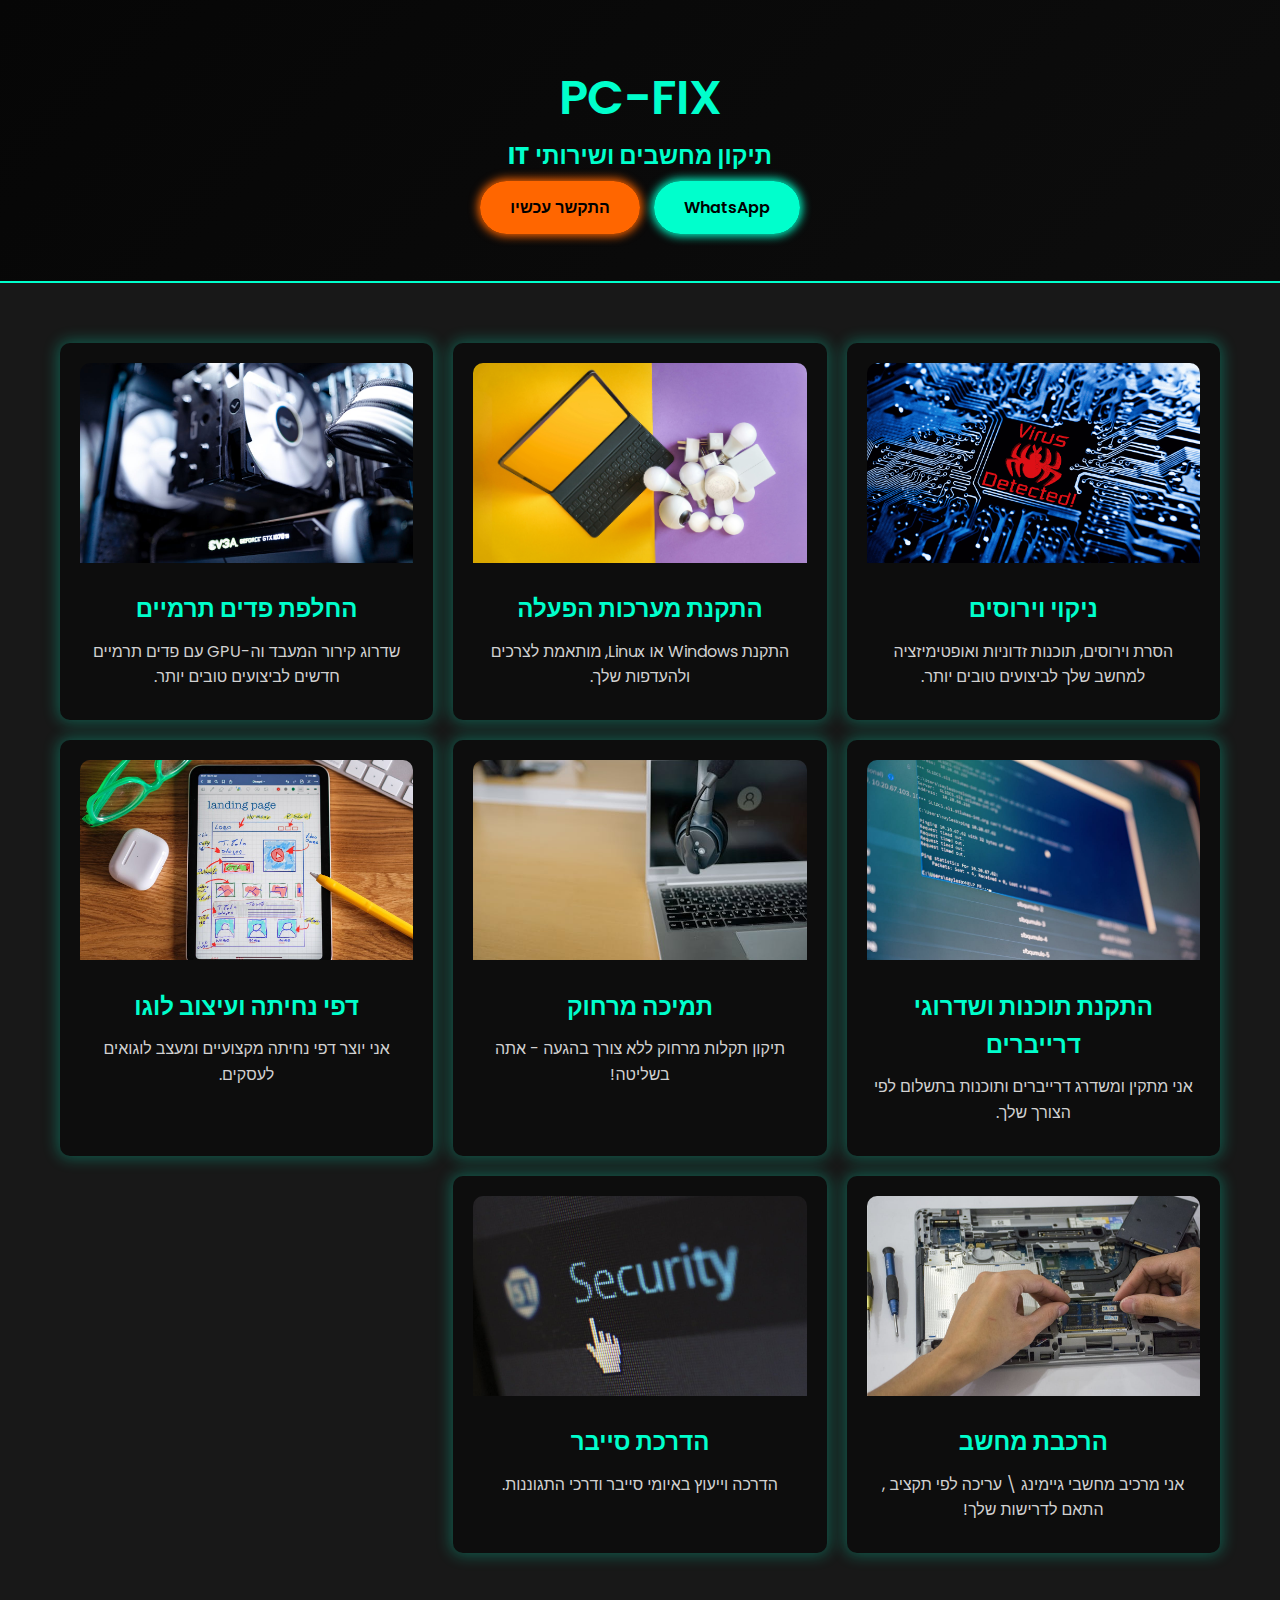
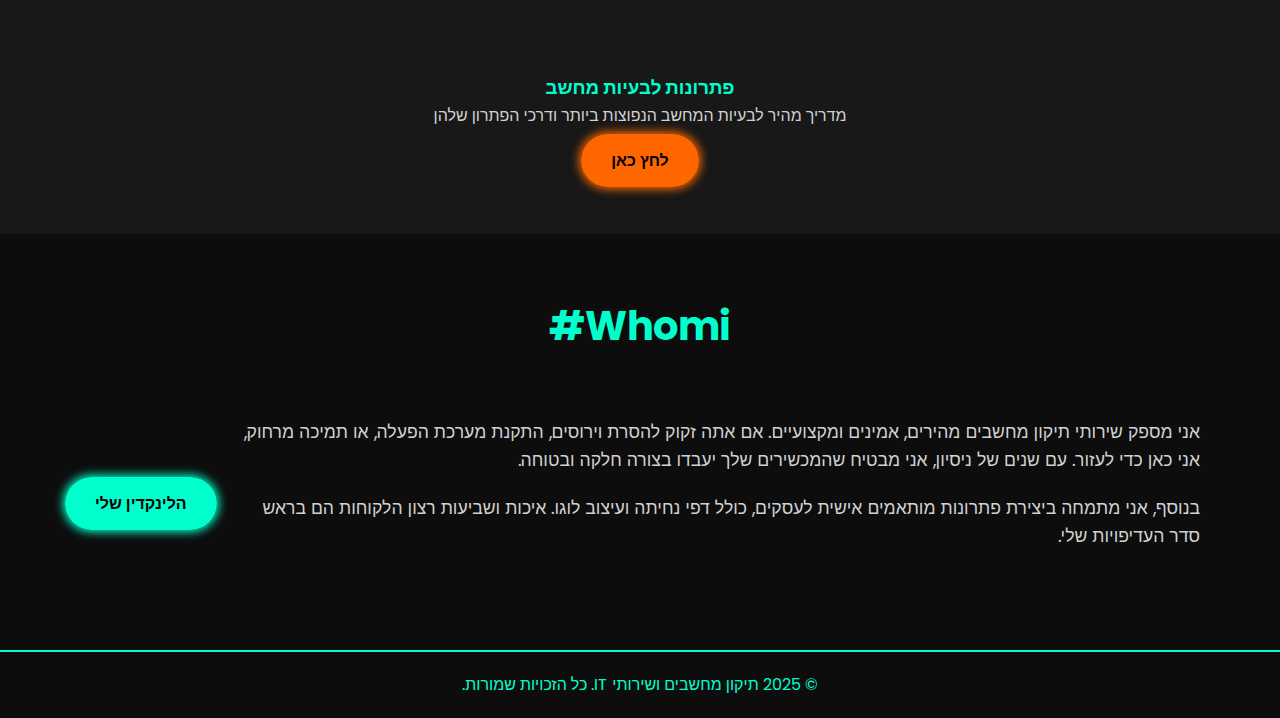
<file: index.html>
<!DOCTYPE html>

<html lang="he" dir="rtl">

<head>

    <meta charset="UTF-8">

    <meta name="viewport" content="width=device-width, initial-scale=1.0">

    <meta http-equiv="X-UA-Compatible" content="IE=edge">

    <link rel="icon" href="favi/favicon.ico" type="image/x-icon">

    <title>תיקון מחשבים ושירותי IT</title>

    <link href="https://fonts.googleapis.com/css2?family=Poppins:wght@300;400;600&display=swap" rel="stylesheet">

    <link rel="stylesheet" href="style.css">

</head>

<body>

    <header>

        <div class="container">
            <h1>PC-FIX</h1>

            <h2>תיקון מחשבים ושירותי IT</h2>

            <div class="contact-buttons">

                <a href="https://wa.me/972542697900" class="btn whatsapp">WhatsApp</a>

                <a href="tel:0542697900" class="btn call">התקשר עכשיו</a>

            </div>          

        </div>

    </header>



    <section class="services">

        <div class="container">


            <div class="service-grid">

                <div class="service">

                    <img src="images/virus-cleaning.jpg" alt="ניקוי וירוסים">

                    <h3>ניקוי וירוסים</h3>

                    <p>הסרת וירוסים, תוכנות זדוניות ואופטימיזציה למחשב שלך לביצועים טובים יותר.</p>

                </div>

                <div class="service">

                    <img src="images/windows-installation.jpg" alt="התקנת מערכות הפעלה">

                    <h3>התקנת מערכות הפעלה</h3>

                    <p>התקנת Windows או Linux, מותאמת לצרכים ולהעדפות שלך.</p>

                </div>

                <div class="service">

                    <img src="images/thermal-pad.jpg" alt="החלפת פדים תרמיים">

                    <h3>החלפת פדים תרמיים</h3>

                    <p>שדרוג קירור המעבד וה-GPU עם פדים תרמיים חדשים לביצועים טובים יותר.</p>

                </div>

                <div class="service">

                    <img src="images/software-installation.jpg" alt="התקנת תוכנות ושדרוגי דרייברים">

                    <h3>התקנת תוכנות ושדרוגי דרייברים</h3>

                    <p>אני מתקין ומשדרג דרייברים ותוכנות בתשלום לפי הצורך שלך.</p>

                </div>

                <div class="service">

                    <img src="images/remote-support.jpg" alt="תמיכה מרחוק">

                    <h3>תמיכה מרחוק</h3>

                    <p>תיקון תקלות מרחוק ללא צורך בהגעה - אתה בשליטה!</p>

                </div>

                <div class="service">

                    <img src="images/landing-page.jpg" alt="דפי נחיתה ועיצוב לוגו">

                    <h3>דפי נחיתה ועיצוב לוגו</h3>

                    <p>אני יוצר דפי נחיתה מקצועיים ומעצב לוגואים לעסקים.</p>

                </div>

                <div class="service">

                    <img src="images/build.jpg" alt="הרכבת מחשב">

                    <h3>הרכבת מחשב</h3>

                    <p>אני מרכיב מחשבי גיימינג \ עריכה לפי תקציב , התאם לדרישות שלך!</p>

                </div>

                <div class="service">

                    <img src="images/cyber.jpg" alt="הדרכת סייבר">

                    <h3>הדרכת סייבר</h3>

                    <p>הדרכה וייעוץ באיומי סייבר ודרכי התגוננות.</p>

                </div>

            </div>

        </div>

    </section>



    <section class="services">

    <div class="container">

            <h3>פתרונות לבעיות מחשב</h3>

            <p>מדריך מהיר לבעיות המחשב הנפוצות ביותר ודרכי הפתרון שלהן</p>

        <div class="contact-buttons">

            <a href="https://pc-f1x.github.io/pc-fix/help/" class="btn call"> לחץ כאן</a>

        </div>

    </div>

    </section>



    <section class="about">

        <div class="container">

            <h2>Whomi#</h2>            
    

            <div class="about-content">

                <div class="about-text">

                    <p>אני מספק שירותי תיקון מחשבים מהירים, אמינים ומקצועיים. אם אתה זקוק להסרת וירוסים, התקנת מערכת הפעלה, או תמיכה מרחוק, אני כאן כדי לעזור. עם שנים של ניסיון, אני מבטיח שהמכשירים שלך יעבדו בצורה חלקה ובטוחה.</p>

                    <p>בנוסף, אני מתמחה ביצירת פתרונות מותאמים אישית לעסקים, כולל דפי נחיתה ועיצוב לוגו. איכות ושביעות רצון הלקוחות הם בראש סדר העדיפויות שלי.</p>

                </div>

                <div class="contact-buttons">

                    <a href="https://www.linkedin.com/in/israel-shalum/" class="btn whatsapp"> הלינקדין שלי</a>
        
                </div>
        


            </div>

        </div>

    </section>



    <footer>

        <div class="container">

            <p>&copy; 2025 תיקון מחשבים ושירותי IT. כל הזכויות שמורות.</p>

        </div>

    </footer>

</body>

</html>
</file>
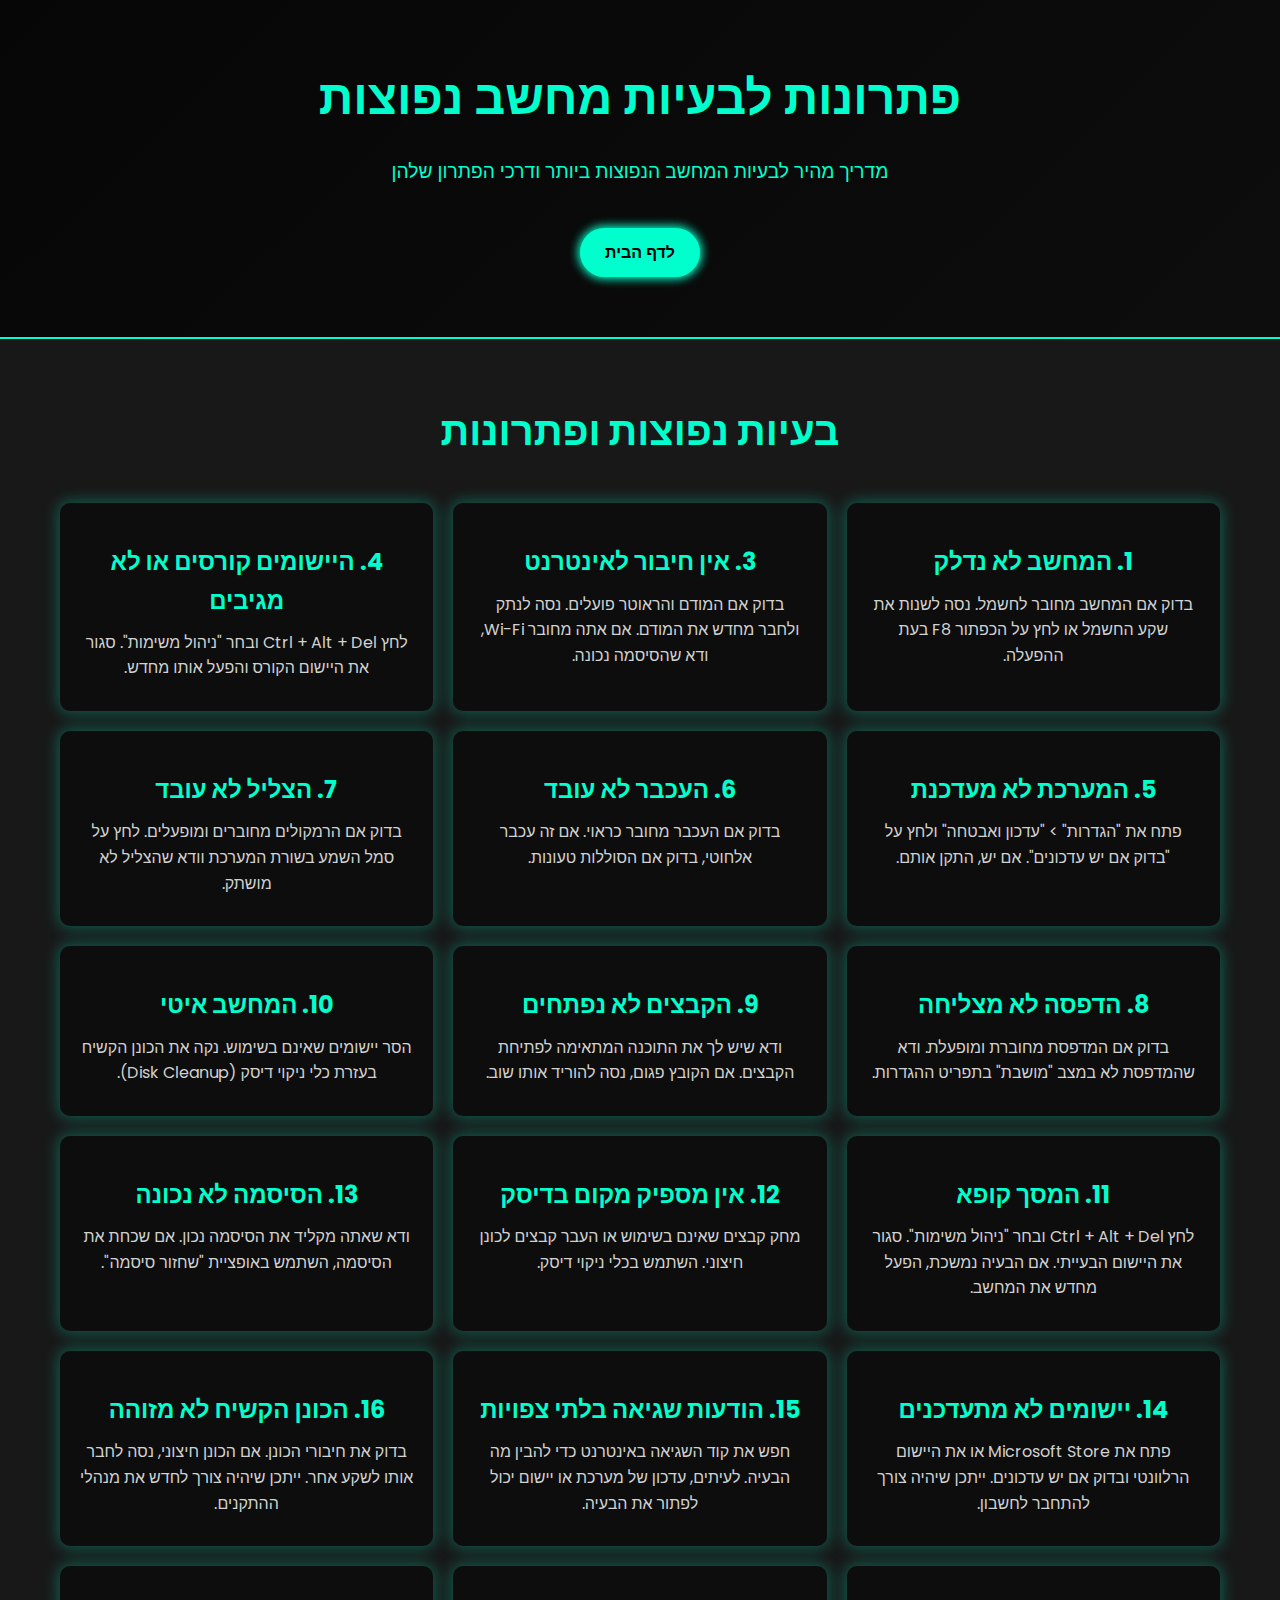
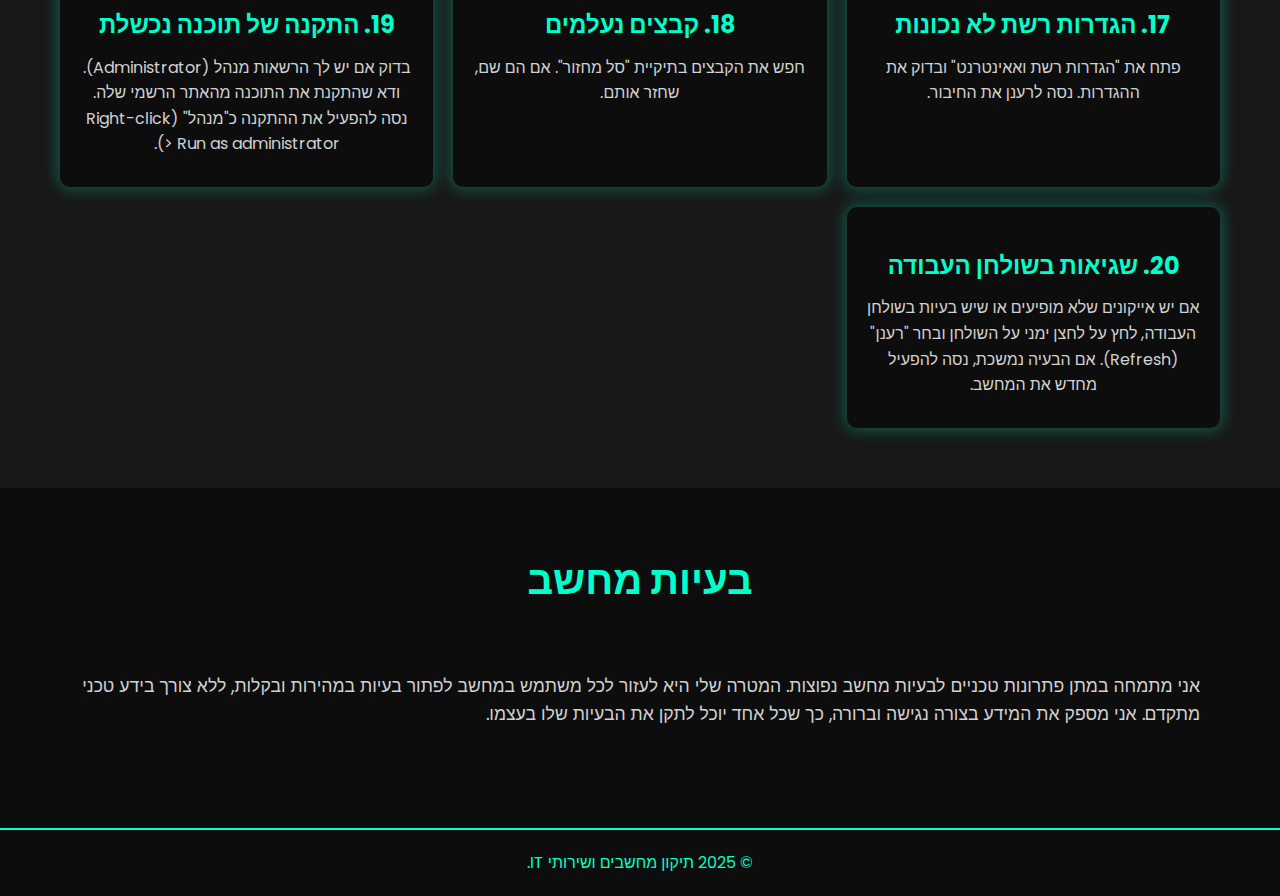
<file: help/index.html>
<!DOCTYPE html>

<html lang="he">

<head>

    <meta charset="UTF-8">

    <meta name="viewport" content="width=device-width, initial-scale=1.0">

    <link rel="icon" href="https://pc-f1x.github.io/pc-fix/favi/favicon.ico" type="image/x-icon">

    <title>פתרונות לבעיות מחשב נפוצות</title>

    <link href="https://fonts.googleapis.com/css2?family=Poppins:wght@400;600&display=swap" rel="stylesheet">

    <style>

        /* הגדרות כלליות */

        * {

            margin: 0;

            padding: 0;

            box-sizing: border-box;

        }



        body {

            font-family: 'Poppins', sans-serif;

            line-height: 1.6;

            background-color: #0d0d0d;

            color: #d1d1d1;

            direction: rtl;

        }



        .container {

            max-width: 1200px;

            margin: 0 auto;

            padding: 0 20px;

        }



        h1, h2, h3 {

            color: #00ffcc;

        }



        /* כותרת */

        header {

            background: linear-gradient(135deg, #060606, #0d0d0d);

            color: #00ffcc;

            text-align: center;

            padding: 60px 20px;

            animation: fadeIn 1.5s ease-in-out;

            border-bottom: 2px solid #00ffcc;

        }



        header h1 {

            font-size: 3rem;

            font-weight: 600;

        }



        header p {

            font-size: 1.2rem;

            margin: 20px 0;

        }



        .home-button {

            display: inline-block;

            background-color: #00ffcc;

            color: #000;

            padding: 12px 25px;

            border-radius: 50px;

            text-decoration: none;

            font-weight: 600;

            margin-top: 20px;

            box-shadow: 0px 0px 10px 2px #00ffcc;

            transition: background-color 0.3s ease, box-shadow 0.3s ease;

        }



        .home-button:hover {

            background-color: #00e6b3;

            box-shadow: 0px 0px 15px 3px #00ffcc;

        }



        /* אזור השירותים */

        .services {

            background-color: #181818;

            padding: 60px 20px;

            text-align: center;

        }



        .services h2 {

            font-size: 2.5rem;

            margin-bottom: 40px;

            color: #00ffcc;

        }



        .service-grid {

            display: grid;

            grid-template-columns: repeat(auto-fit, minmax(300px, 1fr));

            gap: 20px;

        }



        .service {

            background: #0d0d0d;

            border-radius: 10px;

            box-shadow: 0px 0px 15px 2px rgba(0, 255, 204, 0.3);

            padding: 20px;

            transition: transform 0.3s ease, box-shadow 0.3s ease;

            text-align: center;

        }



        .service:hover {

            transform: scale(1.05);

            box-shadow: 0px 0px 25px 5px rgba(0, 255, 204, 0.6);

        }



        .service h3 {

            font-size: 1.5rem;

            color: #00ffcc;

            margin: 20px 0 10px;

        }



        .service p {

            font-size: 1rem;

            color: #d1d1d1;

            margin-bottom: 10px;

        }



        /* אזור אודותינו */

        .about {

            background-color: #0d0d0d;

            padding: 60px 20px;

        }



        .about h2 {

            font-size: 2.5rem;

            text-align: center;

            margin-bottom: 40px;

            color: #00ffcc;

        }



        .about-content {

            display: flex;

            flex-wrap: wrap;

            justify-content: space-between;

            align-items: center;

        }



        .about-text {

            flex: 1 1 500px;

            padding: 20px;

        }



        .about-text p {

            font-size: 1.1rem;

            color: #d1d1d1;

            margin-bottom: 20px;

        }



        .about img {

            flex: 1 1 400px;

            width: 100%;

            height: auto;

            border-radius: 10px;

            box-shadow: 0px 0px 15px 2px rgba(0, 255, 204, 0.3);

        }



        /* תחתית הדף */

        footer {

            background-color: #0d0d0d;

            color: #00ffcc;

            text-align: center;

            padding: 20px 0;

            font-size: 1rem;

            border-top: 2px solid #00ffcc;

        }



        /* אנימציות */

        @keyframes fadeIn {

            0% { opacity: 0; transform: translateY(20px); }

            100% { opacity: 1; transform: translateY(0); }

        }



        /* התאמות למדיה */

        @media (max-width: 768px) {

            header h1 { font-size: 2.5rem; }

            .about-content { flex-direction: column; }

            .service-grid { grid-template-columns: 1fr; }

        }



        @media (max-width: 480px) {

            header h1 { font-size: 2rem; }

            .services h2, .about h2 { font-size: 2rem; }

        }

    </style>

</head>

<body>



    <!-- כותרת -->

    <header>

        <h1>פתרונות לבעיות מחשב נפוצות</h1>

        <p>מדריך מהיר לבעיות המחשב הנפוצות ביותר ודרכי הפתרון שלהן</p>

        <a href="https://pc-f1x.github.io/pc-fix/" class="home-button">לדף הבית</a>

    </header>



    <!-- אזור השירותים -->

    <section class="services">

        <div class="container">

            <h2>בעיות נפוצות ופתרונות</h2>

            <div class="contact-buttons">

            <div class="service-grid">

                <div class="service">

                    <h3>1. המחשב לא נדלק</h3>

                    <p>בדוק אם המחשב מחובר לחשמל. נסה לשנות את שקע החשמל או לחץ על הכפתור F8 בעת ההפעלה.</p>

                    </div>

                    <div class="service">

                        <h3>3. אין חיבור לאינטרנט</h3>

                        <p>בדוק אם המודם והראוטר פועלים. נסה לנתק ולחבר מחדש את המודם. אם אתה מחובר Wi-Fi, ודא שהסיסמה נכונה.</p>

                    </div>

                    <div class="service">

                        <h3>4. היישומים קורסים או לא מגיבים</h3>

                        <p>לחץ Ctrl + Alt + Del ובחר "ניהול משימות". סגור את היישום הקורס והפעל אותו מחדש.</p>

                    </div>

                    <div class="service">

                        <h3>5. המערכת לא מעדכנת</h3>

                        <p>פתח את "הגדרות" > "עדכון ואבטחה" ולחץ על "בדוק אם יש עדכונים". אם יש, התקן אותם.</p>

                    </div>

                    <div class="service">

                        <h3>6. העכבר לא עובד</h3>

                        <p>בדוק אם העכבר מחובר כראוי. אם זה עכבר אלחוטי, בדוק אם הסוללות טעונות.</p>

                    </div>

                    <div class="service">

                        <h3>7. הצליל לא עובד</h3>

                        <p>בדוק אם הרמקולים מחוברים ומופעלים. לחץ על סמל השמע בשורת המערכת וודא שהצליל לא מושתק.</p>

                    </div>

                    <div class="service">

                        <h3>8. הדפסה לא מצליחה</h3>

                        <p>בדוק אם המדפסת מחוברת ומופעלת. ודא שהמדפסת לא במצב "מושבת" בתפריט ההגדרות.</p>

                    </div>

                    <div class="service">

                        <h3>9. הקבצים לא נפתחים</h3>

                        <p>ודא שיש לך את התוכנה המתאימה לפתיחת הקבצים. אם הקובץ פגום, נסה להוריד אותו שוב.</p>

                    </div>

                    <div class="service">

                        <h3>10. המחשב איטי</h3>

                        <p>הסר יישומים שאינם בשימוש. נקה את הכונן הקשיח בעזרת כלי ניקוי דיסק (Disk Cleanup).</p>

                    </div>

                    <div class="service">

                        <h3>11. המסך קופא</h3>

                        <p>לחץ Ctrl + Alt + Del ובחר "ניהול משימות". סגור את היישום הבעייתי. אם הבעיה נמשכת, הפעל מחדש את המחשב.</p>

                    </div>

                    <div class="service">

                        <h3>12. אין מספיק מקום בדיסק</h3>

                        <p>מחק קבצים שאינם בשימוש או העבר קבצים לכונן חיצוני. השתמש בכלי ניקוי דיסק.</p>

                    </div>

                    <div class="service">

                        <h3>13. הסיסמה לא נכונה</h3>

                        <p>ודא שאתה מקליד את הסיסמה נכון. אם שכחת את הסיסמה, השתמש באופציית "שחזור סיסמה".</p>

                    </div>

                    <div class="service">

                        <h3>14. יישומים לא מתעדכנים</h3>

                        <p>פתח את Microsoft Store או את היישום הרלוונטי ובדוק אם יש עדכונים. ייתכן שיהיה צורך להתחבר לחשבון.</p>

                    </div>

                    <div class="service">

                        <h3>15. הודעות שגיאה בלתי צפויות</h3>

                        <p>חפש את קוד השגיאה באינטרנט כדי להבין מה הבעיה. לעיתים, עדכון של מערכת או יישום יכול לפתור את הבעיה.</p>

                    </div>

                    <div class="service">

                        <h3>16. הכונן הקשיח לא מזוהה</h3>

                        <p>בדוק את חיבורי הכונן. אם הכונן חיצוני, נסה לחבר אותו לשקע אחר. ייתכן שיהיה צורך לחדש את מנהלי ההתקנים.</p>

                    </div>

                    <div class="service">

                        <h3>17. הגדרות רשת לא נכונות</h3>

                        <p>פתח את "הגדרות רשת ואאינטרנט" ובדוק את ההגדרות. נסה לרענן את החיבור.</p>

                        </div>

                        <div class="service">

                            <h3>18. קבצים נעלמים</h3>

                            <p>חפש את הקבצים בתיקיית "סל מחזור". אם הם שם, שחזר אותם.</p>

                        </div>

                        <div class="service">

                            <h3>19. התקנה של תוכנה נכשלת</h3>

                            <p>בדוק אם יש לך הרשאות מנהל (Administrator). ודא שהתקנת את התוכנה מהאתר הרשמי שלה. נסה להפעיל את ההתקנה כ"מנהל" (Right-click > Run as administrator).</p>

                        </div>

                        <div class="service">

                            <h3>20. שגיאות בשולחן העבודה</h3>

                            <p>אם יש אייקונים שלא מופיעים או שיש בעיות בשולחן העבודה, לחץ על לחצן ימני על השולחן ובחר "רענן" (Refresh). אם הבעיה נמשכת, נסה להפעיל מחדש את המחשב.</p>

                        </div>

                    </div>

                </div>

            </section>

        

            <!-- אזור אודותינו -->

            <section class="about">

                <div class="container">

                    <h2>בעיות מחשב</h2>

                    <div class="about-content">

                        <div class="about-text">

                            <p>אני מתמחה במתן פתרונות טכניים לבעיות מחשב נפוצות. המטרה שלי היא לעזור לכל משתמש במחשב לפתור בעיות במהירות ובקלות, ללא צורך בידע טכני מתקדם. אני מספק את המידע בצורה נגישה וברורה, כך שכל אחד יוכל לתקן את הבעיות שלו בעצמו.</p>

                        </div>

                    </div>

                </div>

            </section>

        

            <!-- תחתית הדף -->

            <footer>

            <p>&copy; 2025 תיקון מחשבים ושירותי IT.</p>

            </footer>

        

        </body>

        </html>
</file>
<file: style.css>
/* הגדרות כלליות */
* {
    margin: 0;
    padding: 0;
    box-sizing: border-box;
}

body {
    font-family: 'Poppins', sans-serif;
    line-height: 1.6;
    background-color: #0d0d0d; /* Dark background for cyber look */
    color: #d1d1d1; /* Light grey text color for readability */
    direction: rtl;
}

.container {
    max-width: 1200px;
    margin: 0 auto;
    padding: 0 20px;
}

h1, h2, h3 {
    color: #00ffcc; /* Neon green/blue for headers */
}

/* כותרת */
header {
    background: linear-gradient(135deg, #060606, #0d0d0d);
    color: #00ffcc; /* Neon green/blue for the text */
    text-align: center;
    padding: 60px 20px;
    animation: fadeIn 1.5s ease-in-out;
    border-bottom: 2px solid #00ffcc; /* Add a neon border to the header */
}

header h1 {
    font-size: 3rem;
    font-weight: 600;
}

header p {
    font-size: 1.2rem;
    margin: 20px 0;
}

.contact-buttons {
    margin-top: 20px;
}

.contact-buttons .btn {
    background-color: #00ffcc; /* Neon green/blue for buttons */
    color: #000;
    padding: 15px 30px;
    border-radius: 50px;
    text-decoration: none;
    margin: 5px;
    font-weight: 600;
    box-shadow: 0px 0px 10px 2px #00ffcc; /* Glowing effect */
    transition: background-color 0.3s ease, box-shadow 0.3s ease;
}

.contact-buttons .btn.call {
    background-color: #ff6600; /* Neon orange for the "Call" button */
    box-shadow: 0px 0px 10px 2px #ff6600; /* Glowing orange */
}

.contact-buttons .btn:hover {
    background-color: #00bfa6;
    box-shadow: 0px 0px 20px 5px #00ffcc; /* Stronger glow on hover */
}

/* אזור השירותים */
.services {
    background-color: #181818; /* Dark grey for section background */
    padding: 60px 20px;
    text-align: center;
}

.services h2 {
    font-size: 2.5rem;
    margin-bottom: 40px;
    color: #00ffcc; /* Neon blue-green for the heading */
}

.service-grid {
    display: grid;
    grid-template-columns: repeat(auto-fit, minmax(300px, 1fr));
    gap: 20px;
}

.service {
    background: #0d0d0d;
    border-radius: 10px;
    box-shadow: 0px 0px 15px 2px rgba(0, 255, 204, 0.3); /* Subtle neon glow */
    padding: 20px;
    transition: transform 0.3s ease, box-shadow 0.3s ease;
    text-align: center;
}

.service img {
    width: 100%;
    height: 200px;
    object-fit: cover;
    border-radius: 10px 10px 0 0;
}

.service h3 {
    font-size: 1.5rem;
    color: #00ffcc;
    margin: 20px 0 10px;
}

.service p {
    font-size: 1rem;
    color: #d1d1d1;
    margin-bottom: 10px;
}

.service:hover {
    transform: scale(1.05);
    box-shadow: 0px 0px 25px 5px rgba(0, 255, 204, 0.6); /* Stronger glow on hover */
}

/* אזור אודותינו */
.about {
    background-color: #0d0d0d;
    padding: 60px 20px;
}

.about h2 {
    font-size: 2.5rem;
    text-align: center;
    margin-bottom: 40px;
    color: #00ffcc; /* צבע ניאון לכותרת */
}

.about-content {
    display: flex;
    flex-wrap: wrap;
    justify-content: space-between;
    align-items: center;
}

.about-text {
    flex: 1 1 500px;
    padding: 20px;
}

.about-text p {
    font-size: 1.1rem;
    color: #d1d1d1; /* טקסט בהיר למראה נקי */
    margin-bottom: 20px;
}

.about img {
    flex: 1 1 400px;
    width: 100%;
    height: auto;
    border-radius: 10px;
    box-shadow: 0px 0px 15px 2px rgba(0, 255, 204, 0.3); /* אפקט זוהר סביב התמונה */
}

/* תחתית הדף */
footer {
    background-color: #0d0d0d;
    color: #00ffcc;
    text-align: center;
    padding: 20px 0;
    font-size: 1rem;
    border-top: 2px solid #00ffcc; /* קו ניאון עליון */
}

/* אנימציות */
@keyframes fadeIn {
    0% { opacity: 0; transform: translateY(20px); }
    100% { opacity: 1; transform: translateY(0); }
}

/* התאמות למדיה */
@media (max-width: 768px) {
    header h1 {
        font-size: 2.5rem;
    }

    .about-content {
        flex-direction: column;
    }

    .about img {
        margin-top: 20px;
    }

    .service-grid {
        grid-template-columns: 1fr;
    }
}

@media (max-width: 480px) {
    header h1 {
        font-size: 2rem;
    }

    header p {
        font-size: 1rem;
    }

    .contact-buttons .btn {
        padding: 10px 20px;
        font-size: 0.9rem;
    }

    .services h2, .about h2 {
        font-size: 2rem;
    }

    .service h3 {
        font-size: 1.3rem;
    }

    .service p {
        font-size: 0.9rem;
    }

    footer {
        font-size: 0.9rem;
    }
}
</file>
